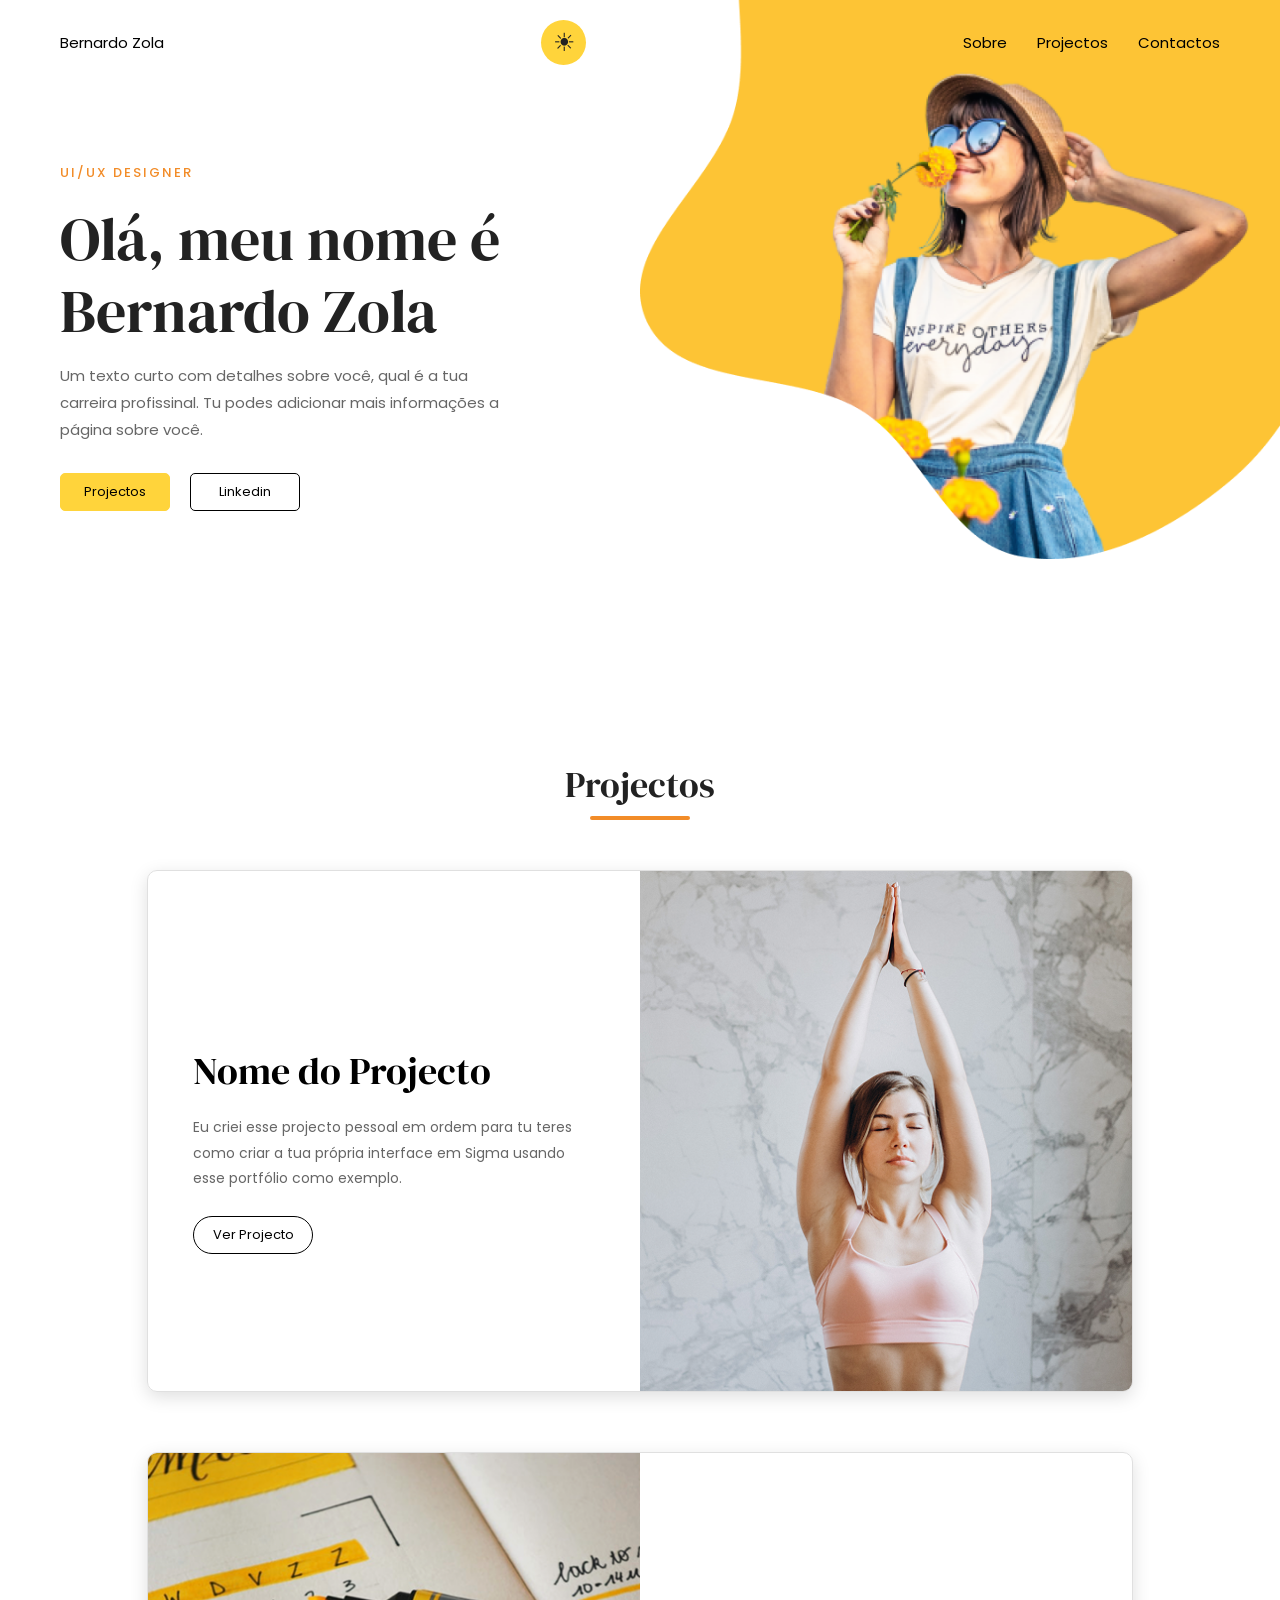
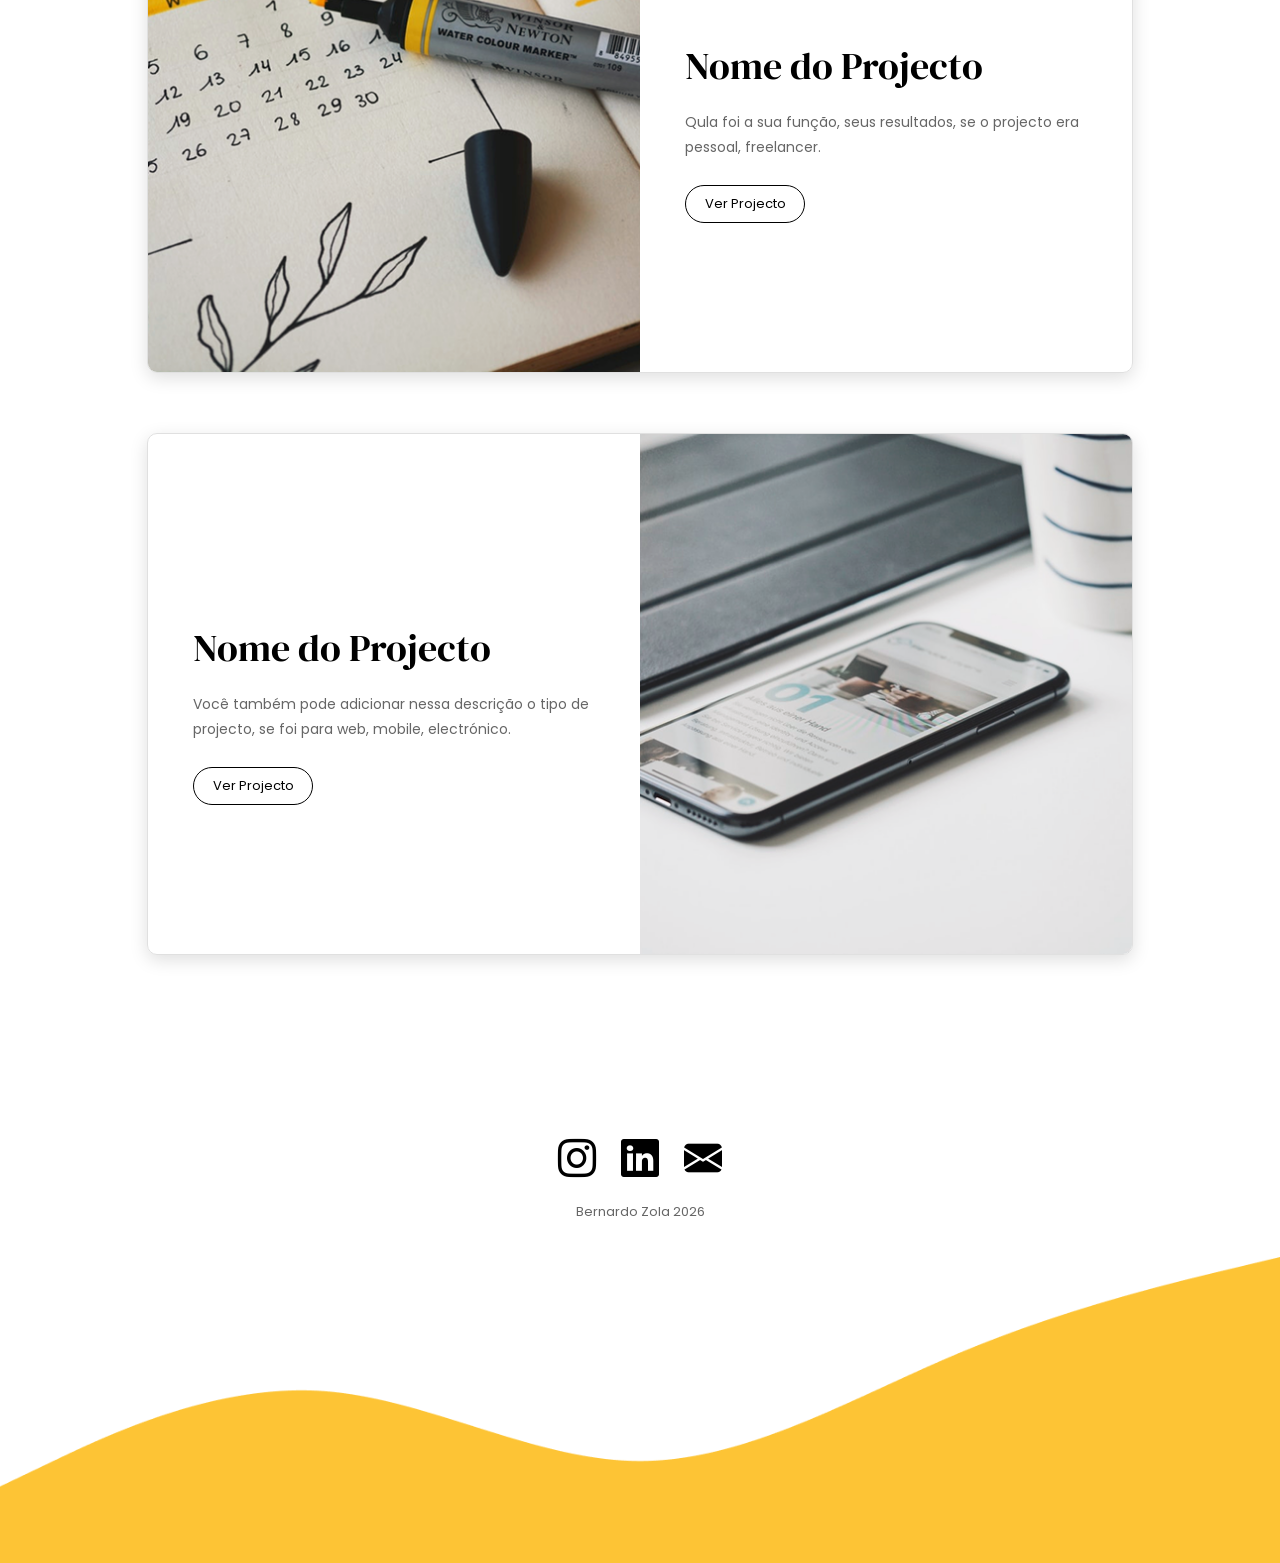
<file: index.html>
<!DOCTYPE html>
<html lang="pt-ao">
<head>
    <meta charset="UTF-8">
    <meta name="viewport" content="width=device-width, initial-scale=1.0">
    <title>PORTFÓLIO CLONE</title>
    <link rel="stylesheet" href="style.css">
    <link href="https://fonts.googleapis.com/css2?family=DM+Serif+Display&family=Poppins:wght@300;400;500;600;700&display=swap" rel="stylesheet">
    <link rel="stylesheet" href="https://cdn.jsdelivr.net/npm/bootstrap-icons@1.11.3/font/bootstrap-icons.min.css">
</head>    
<body>
    <input type="checkbox" id="alterar-tema">
    <div class="pagina">
    <header>
        <nav>
            <span>Bernardo Zola</span>
            <label for="alterar-tema">Modo Escuro</label>
            <div class="menu">
            <a href="about.html">Sobre</a>
            <a href="#projectos">Projectos</a>
            <a href="contactos.html">Contactos</a>
            </div>
        </nav>
    </header>
    
    <section id="inicio">

        <div class="apresentacao">
            <p>UI/UX DESIGNER</p>
            <h1>Olá, meu nome é Bernardo Zola</h1>
            <p>Um texto curto com detalhes sobre você, qual é a tua carreira profissinal. Tu podes adicionar mais informações a página sobre você.</p>

        <div class="botoes">
            <a href="#projectos">Projectos</a>
            <a href="#linkedin">Linkedin</a>
        </div>
        </div>

        <div class="imagem">
            <img src="imagens/shadow clone.png" alt="mulher de chapeu">
        </div>

    </section>

    <section id="projectos">
        <h2>Projectos</h2>

       <div class="lista-projectos">

    <div class="projecto projecto-1">
        <div class="texto-projecto">
        <h3>Nome do Projecto</h3>
        <p>Eu criei esse projecto pessoal em ordem para tu teres como criar a tua própria interface em Sigma usando esse portfólio como exemplo.</p>
        <a href="#">Ver Projecto</a>
        </div>
        <div class="imagem-projecto">
        <img src="imagens/mulher alongando.png" alt="mulher fazendo yoga">
        </div>

    </div>

    <div class="projecto projecto-2">
        <div class="imagem-projecto">
        <img src="imagens/Rectangle 7.png" alt="calendário">
        </div>
        <div class="texto-projecto">
        <h3>Nome do Projecto</h3>
        <p>Qula foi a sua função, seus resultados, se o projecto era pessoal, freelancer.</p>
        <a href="#">Ver Projecto</a>
        </div>
    </div>

    <div class="projecto projecto-3">
        <div class="texto-projecto">
        <h3>Nome do Projecto</h3>
        <p>Você também pode adicionar nessa descrição o tipo de projecto, se foi para web, mobile, electrónico.</p>
        <a href="#">Ver Projecto</a>
        </div>
        <div class="imagem-projecto">
        <img src="imagens/telefone.png" alt="um telefone em cima de uma mesa">
        </div>
    </div>

</div>
    </section>

    <footer>
        <div class="redes-sociais">
    <a href="#instagram"><i class="bi bi-instagram"></i></a>
    <a href="#linkedin"><i class="bi bi-linkedin"></i></a>
    <a href="#email"><i class="bi bi-envelope-fill"></i></a>
       </div>
        <p>Bernardo Zola 2026</p>
    </footer>

    <div class="imagem-inferior">
        <img src="imagens/Vector.png" alt="decoração amarela">
    </div>

    </div>

</body>
</html>
</file>
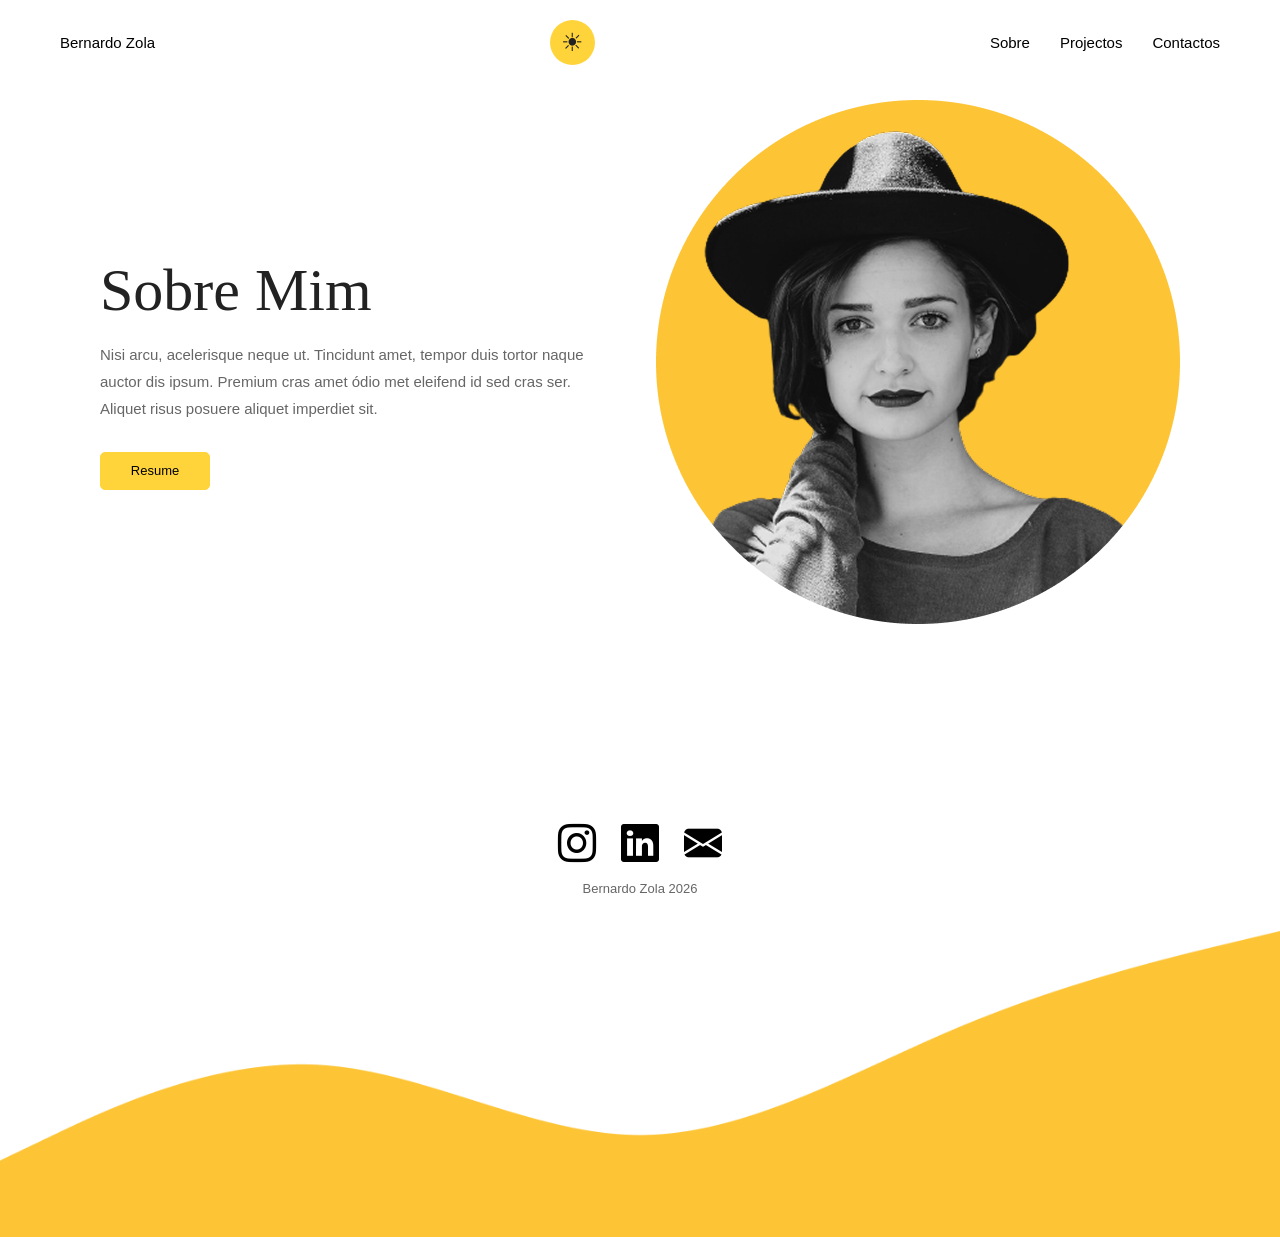
<file: about.html>
<!DOCTYPE html>
<html lang="pt-ao">
<head>
    <meta charset="UTF-8">
    <meta name="viewport" content="width=device-width, initial-scale=1.0">
    <title>SOBRE</title>
    <link rel="stylesheet" href="style.css">
    <link rel="stylesheet" href="https://cdn.jsdelivr.net/npm/bootstrap-icons@1.11.3/font/bootstrap-icons.min.css">
</head>
<body>
     <input type="checkbox" id="alterar-tema">
    <div class="pagina">

    <header>
    <nav>
        <span>Bernardo Zola</span>
        <label for="alterar-tema">Modo Escuro</label>
        <div class="menu">
            <a href="#sobre">Sobre</a>
            <a href="index.html#projectos">Projectos</a>
            <a href="contactos.html">Contactos</a>
        </div>
    </nav>
</header>

<section class="sobre-container">
    <div class="texto-sobre">
    <h1>Sobre Mim</h1>
    <p>Nisi arcu, acelerisque neque ut. Tincidunt amet, tempor duis tortor naque auctor dis ipsum. Premium cras amet ódio met eleifend id sed cras ser. Aliquet risus posuere aliquet imperdiet sit.</p>
    <a href="#">Resume</a>
    </div>
    <div class="imagem-sobre">
        <img src="imagens/bg-2.png" alt="mulher de chapéu">
    </div>
</section>

<footer>
    <div class="redes-sociais">
        <a href="#instagram"><i class="bi bi-instagram"></i></a>
        <a href="#linkedin"><i class="bi bi-linkedin"></i></a>
        <a href="#email"><i class="bi bi-envelope-fill"></i></a>
    </div>
    <p>Bernardo Zola 2026</p>
</footer>

    <div class="imagem-inferior">
        <img src="imagens/Vector.png" alt="decoração amarela">
    </div>
    </div>

</body>
</html>
</file>
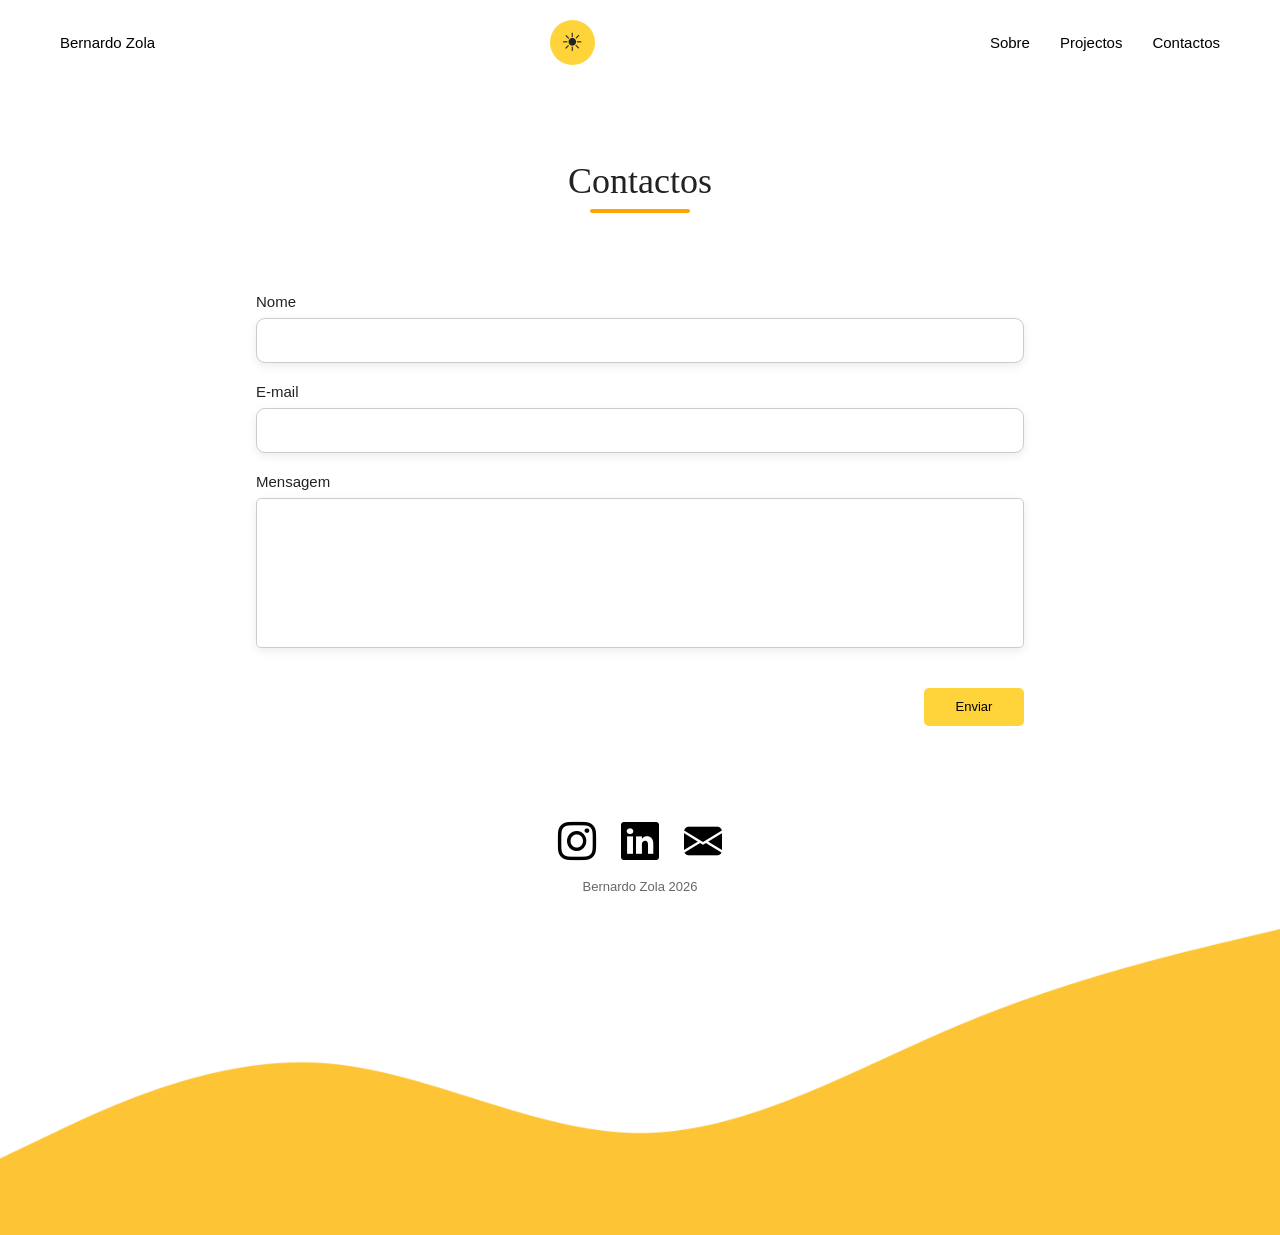
<file: contactos.html>
<!DOCTYPE html>
<html lang="pt-ao">
<head>
    <meta charset="UTF-8">
    <meta name="viewport" content="width=device-width, initial-scale=1.0">
    <title>CONTACTOS</title>
    <link rel="stylesheet" href="style.css">
    <link rel="stylesheet" href="https://cdn.jsdelivr.net/npm/bootstrap-icons@1.11.3/font/bootstrap-icons.min.css">
</head>
<body>
     <input type="checkbox" id="alterar-tema">
    <div class="pagina">

    <header>
        <nav>
            <span>Bernardo Zola</span>
            <label for="alterar-tema">Modo Escuro</label>
            <div class="menu">
            <a href="about.html">Sobre</a>
            <a href="index.html#projectos">Projectos</a>
            <a href="#contactos">Contactos</a>
            </div>
        </nav>
    </header>

    <div class="titulo-contactos">
    <h2>Contactos</h2>
    <div class="linha-contactos"></div>
    </div>

    <form class="form-contactos">
        <label for="name">Nome</label>
        <input type="text" id="nome">

        <label for="email">E-mail</label>
        <input type="email" id="email">

        <label for="mensagem">Mensagem</label>
        <textarea id="mensagem"></textarea>

        <button type="submit">Enviar</button>
    </form>

    <footer>
        <div class="redes-sociais">
    <a href="#instagram"><i class="bi bi-instagram"></i></a>
    <a href="#linkedin"><i class="bi bi-linkedin"></i></a>
    <a href="#email"><i class="bi bi-envelope-fill"></i></a>
       </div>
        <p>Bernardo Zola 2026</p>
    </footer>

    <div class="imagem-inferior">
        <img src="imagens/Vector.png" alt="decoração amarela">
    </div> 
    </div>

</body>
</html>
</file>
<file: style.css>
* {
    box-sizing: border-box;
}

body {
    background-color: white;
    margin: 0;
    font-family: 'Poppins', sans-serif;
    color: #222222;
}
h1, h2, h3 {
    font-family: 'DM Serif Display', serif;
}

header {
    position: absolute;
    top: 0;
    left: 0;
    width: 100%;
    z-index: 2;
}
nav {
    display: flex;
    justify-content: space-between;
    align-items: center;
    padding: 20px 60px;
}

.menu {
    display: flex;
    gap: 30px;
}

.menu a {
    text-decoration: none;
    color: black;
    font-size: 15px;
}

nav span {
    font-size: 15px;
    font-weight: 400;
    color: black;
}

#inicio {
    position: relative;
    min-height: 600px;
    display: flex;
    align-items: center;
    padding: 100px 60px 40px;
}

.apresentacao {
    position: relative;
    z-index: 1;
    width: 50%;
}

.imagem {
    position: absolute;
    top: 0;
    right: 0;
    width: 50%;
    height: 100%;
    z-index: 0;
}

.imagem img {
    display: block;
    width: 100%;
    height: 100%;
    object-fit: contain;
    object-position: top right;
}
.apresentacao h1 {
    font-size: 48px;
    line-height: 1.2;
    margin: 15px 0;
}
.apresentacao {
    position: relative;
    z-index: 1;
    width: 45%;
    max-width: 520px;
}

.apresentacao > p:first-child {
    font-size: 13px;
    font-weight: 500;
    letter-spacing: 2px;
    margin-bottom: 20px;
    color: #F28C28;
}
.apresentacao h1 {
    font-size: 60px;
    line-height: 1.2;
    font-weight: 400;
    margin: 15px 0;
    max-width: 500px;
}
.apresentacao p:nth-of-type(2) {
    font-size: 15px;
    line-height: 1.8;
    color: #666666;
    max-width: 450px;
}
.botoes {
    display: flex;
    align-items: center;
    gap: 20px;
    margin-top: 30px;
}

.botoes a {
    text-decoration: none;
    font-size: 14px;
    padding: 12px 25px;
    margin-left: 0;
    padding-left: 0;
}
.botoes a:first-child {
    background-color: #FFD43B;
    color: black;
    border: 1px solid #FFD43B;
    border-radius: 5px;
    text-align: center;
    display: inline-flex;
    align-items: center;
    justify-content: center;
    width: 110px;
    height: 38px;
    padding: 0;
    font-size: 13px;
}
.botoes a:last-child {
    background-color: white;
    color: black;
    border: 1px solid black;
    border-radius: 5px;
    width: 110px;
    height: 38px;
    text-align: center;
    font-size: 13px;
    justify-content: center;
    display: inline-flex;
    align-items: center;
    padding: 0;
}
#projectos {
    padding: 130px 60px 80px;
}

#projectos h2 {
    font-size: 36px;
    font-weight: 400;
    margin-bottom: 50px;
    text-align: center;
    text-align: center;
    position: relative;
}
#projectos h2::after {
    content: "";
    display: block;
    width: 100px;
    height: 4px;
    background-color: #F28C28;
    margin: 7px auto 0;
    border-radius: 2px;
}
.lista-projectos {
    display: flex;
    flex-direction: column;
    gap: 60px;
}
.projecto {
    display: flex;
    align-items: center;
    justify-content: space-between;
    gap: 0;
    padding: 0;
    overflow: hidden;
    width: 85%;
    margin: 0 auto;
    box-shadow: 0 5px 18px rgba(0, 0, 0, 0.13);
}
.texto-projecto {
    width: 50%;
    padding: 45px;
}

.imagem-projecto {
    width: 50%;
    height: 100%;
    padding: 0;
}
.projecto {
    border: 1px solid #E0E0E0;
    border-radius: 10px;
    padding: 0;
    overflow: hidden;
}
.imagem-projecto img {
    display: block;
    width: 100%;
    height: 100%;
    object-fit: cover;
}
.texto-projecto h3 {
    font-size: 38px;
    font-weight: 400;
    margin-bottom: 18px;
    color: black;
}
.texto-projecto p {
    font-size: 14px;
    line-height: 1.8;
    color: #666666;
    margin-bottom: 25px;
}.texto-projecto a {
    display: inline-flex;
    align-items: center;
    justify-content: center;
    text-decoration: none;
    background-color: white;
    color: black;
    border: 1px solid black;
    border-radius: 20px;
    width: 120px;
    height: 38px;
    font-size: 13px;
}
footer {
    padding: 35px 60px;
    display: flex;
    flex-direction: column;
    align-items: center;
    gap: 15px;
    margin-top: 60px;
}
.redes-sociais {
    display: flex;
    justify-content: center;
    align-items: center;
    gap: 25px;
}
footer p {
    font-size: 13px;
    color: #666666;
    margin: 0;
}
.redes-sociais a {
    text-decoration: none;
    color: black;
    font-size: 38px;
}
@media (max-width: 768px) {
    nav {
    padding: 20px;
}

.menu {
    gap: 12px;
}

.menu a {
    font-size: 12px;
}

nav span {
    font-size: 13px;
}
#inicio {
    min-height: auto;
    padding: 100px 20px 40px;
    flex-direction: column;
    align-items: flex-start;
}

.apresentacao {
    width: 100%;
    max-width: 100%;
}

.apresentacao h1 {
    font-size: 38px;
}
#projectos {
    padding: 60px 20px;
}

#projectos h2 {
    font-size: 30px;
    margin-bottom: 35px;
}
.projecto {
    width: 100%;
    flex-direction: column;
}

.texto-projecto,
.imagem-projecto {
    width: 100%;
}

.texto-projecto {
    padding: 25px;
}

.imagem-projecto img {
    width: 100%;
    height: auto;
}
footer {
    padding: 30px 20px;
    gap: 12px;
}

.redes-sociais {
    gap: 30px;
}

.redes-sociais a {
    font-size: 24px;
}
.sobre-container {
    flex-direction: column;
    align-items: stretch;
    gap: 40px;
    padding: 100px 30px;
}

.texto-sobre {
    width: 100%;
    max-width: 450px;
    text-align: left;
}
.texto-sobre h1 {
    font-size: 38px;
}

.texto-sobre p {
    font-size: 14px;
    line-height: 1.8;
    text-align: left;
    max-width: 420px;
}
.imagem-sobre {
    width: 75%;
    max-width: 300px;
}

.imagem-sobre img {
    width: 100%;
    height: auto;
    display: block;
}
.titulo-contactos {
    padding: 100px 20px 50px;
}

.titulo-contactos h2 {
    font-size: 30px;
}
.form-contactos {
    width: 100%;
    padding: 0 20px;
}
footer {
    margin-top: 35px;
}
}
.sobre-container {
    display: flex;
    justify-content: space-between;
    align-items: center;
    padding: 100px 100px;
}
.texto-sobre {
    width: 45%;
    max-width: 500px;
}
.texto-sobre h1 {
    font-size: 60px;
    line-height: 1.2;
    font-weight: 400;
    margin: 15px 0;
    max-width: 500px;
}
.texto-sobre p {
    font-size: 15px;
    line-height: 1.8;
    color: #666666;
    margin-bottom: 30px;
}
.texto-sobre a {
    display: inline-flex;
    align-items: center;
    justify-content: center;
    text-decoration: none;
    background-color: #FFD43B;
    color: black;
    border: 1px solid #FFD43B;
    border-radius: 5px;
    width: 110px;
    height: 38px;
    font-size: 13px;
}
.titulo-contactos {
    padding: 130px 60px 80px;
    text-align: center;
}
.titulo-contactos h2 {
    font-size: 36px;
    font-weight: 400;
    margin-bottom: 5px;
}
.linha-contactos {
    width: 100px;
    height: 4px;
    background-color: orange;
    margin: 7px auto 0;
    border-radius: 2px;
}
.form-contactos {
    width: 60%;
    margin: 0 auto;
    display: flex;
    flex-direction: column;
}
.form-contactos input {
    height: 45px;
    border: 1px solid #cccccc;
    border-radius: 9px;
    padding: 0 15px;
    font-family: 'Poppins', sans-serif;
    font-size: 13px;
    outline: none;
    box-shadow: 0 3px 10px rgba(0, 0, 0, 0.08);
    margin-bottom: 20px;
}
.form-contactos label {
    font-size: 15px;
    margin-bottom: 8px;
}
.form-contactos textarea {
    height: 150px;
    border: 1px solid #cccccc;
    border-radius: 5px;
    padding: 15px;
    font-family: 'Poppins', sans-serif;
    font-size: 13px;
    outline: none;
    resize: none;
    box-shadow: 0 3px 10px rgba(0, 0, 0, 0.08);
    margin-bottom: 20px;
}
.form-contactos button {
    align-self: flex-end;
    width: 100px;
    height: 38px;
    background-color: #FFD43B;
    color: black;
    border: none;
    border-radius: 5px;
    font-family: 'Poppins', sans-serif;
    font-size: 13px;
    cursor: pointer;
    margin-top: 20px;
}
.imagem-inferior img {
    display: block;
    width: 100%;
    height: auto;
}
body.modo-escuro {
    background-color: #1E1E1E;
    color: white;
}

body.modo-escuro header {
    background-color: #1E1E1E;
}

body.modo-escuro .menu a,
body.modo-escuro nav span {
    color: white;
}
#botao-tema {
    position: fixed;
    right: 25px;
    bottom: 25px;
    z-index: 10;
}
body.modo-escuro {
    background-color: #1E1E1E;
    color: white;
}

body.modo-escuro header {
    background-color: #1E1E1E;
}

body.modo-escuro .menu a,
body.modo-escuro nav span {
    color: white;
}
.pagina {
    min-height: 100vh;
    width: 100%;
    position: relative;
}
#alterar-tema:checked ~ .pagina {
    background-color: #1E1E1E;
    color: white;
}

#alternar-tema:checked ~ .pagina header {
    background-color: #1E1E1E;
}
#alterar-tema {
    position: absolute;
    opacity: 0;
    width: 1px;
    height: 1px;
}
label[for="alterar-tema"] {
    width: 45px;
    height: 45px;
    border-radius: 50%;
    background-color: #FFD43B;
    display: flex;
    align-items: center;
    justify-content: center;
    cursor: pointer;
    font-size: 0;
    line-height: 1;
}

label[for="alterar-tema"]::before {
    content: "☀";
    font-size: 25px;
    color: #222222;
}
#alterar-tema:checked ~ .pagina label[for="alterar-tema"] {
    background-color: #383838;
}

#alterar-tema:checked ~ .pagina label[for="alterar-tema"]::before {
    content: "☾";
    color: #FFE49A;
}
#alterar-tema:checked ~ .pagina .menu a,
#alterar-tema:checked ~ .pagina nav span {
    color: white;
}
</file>
